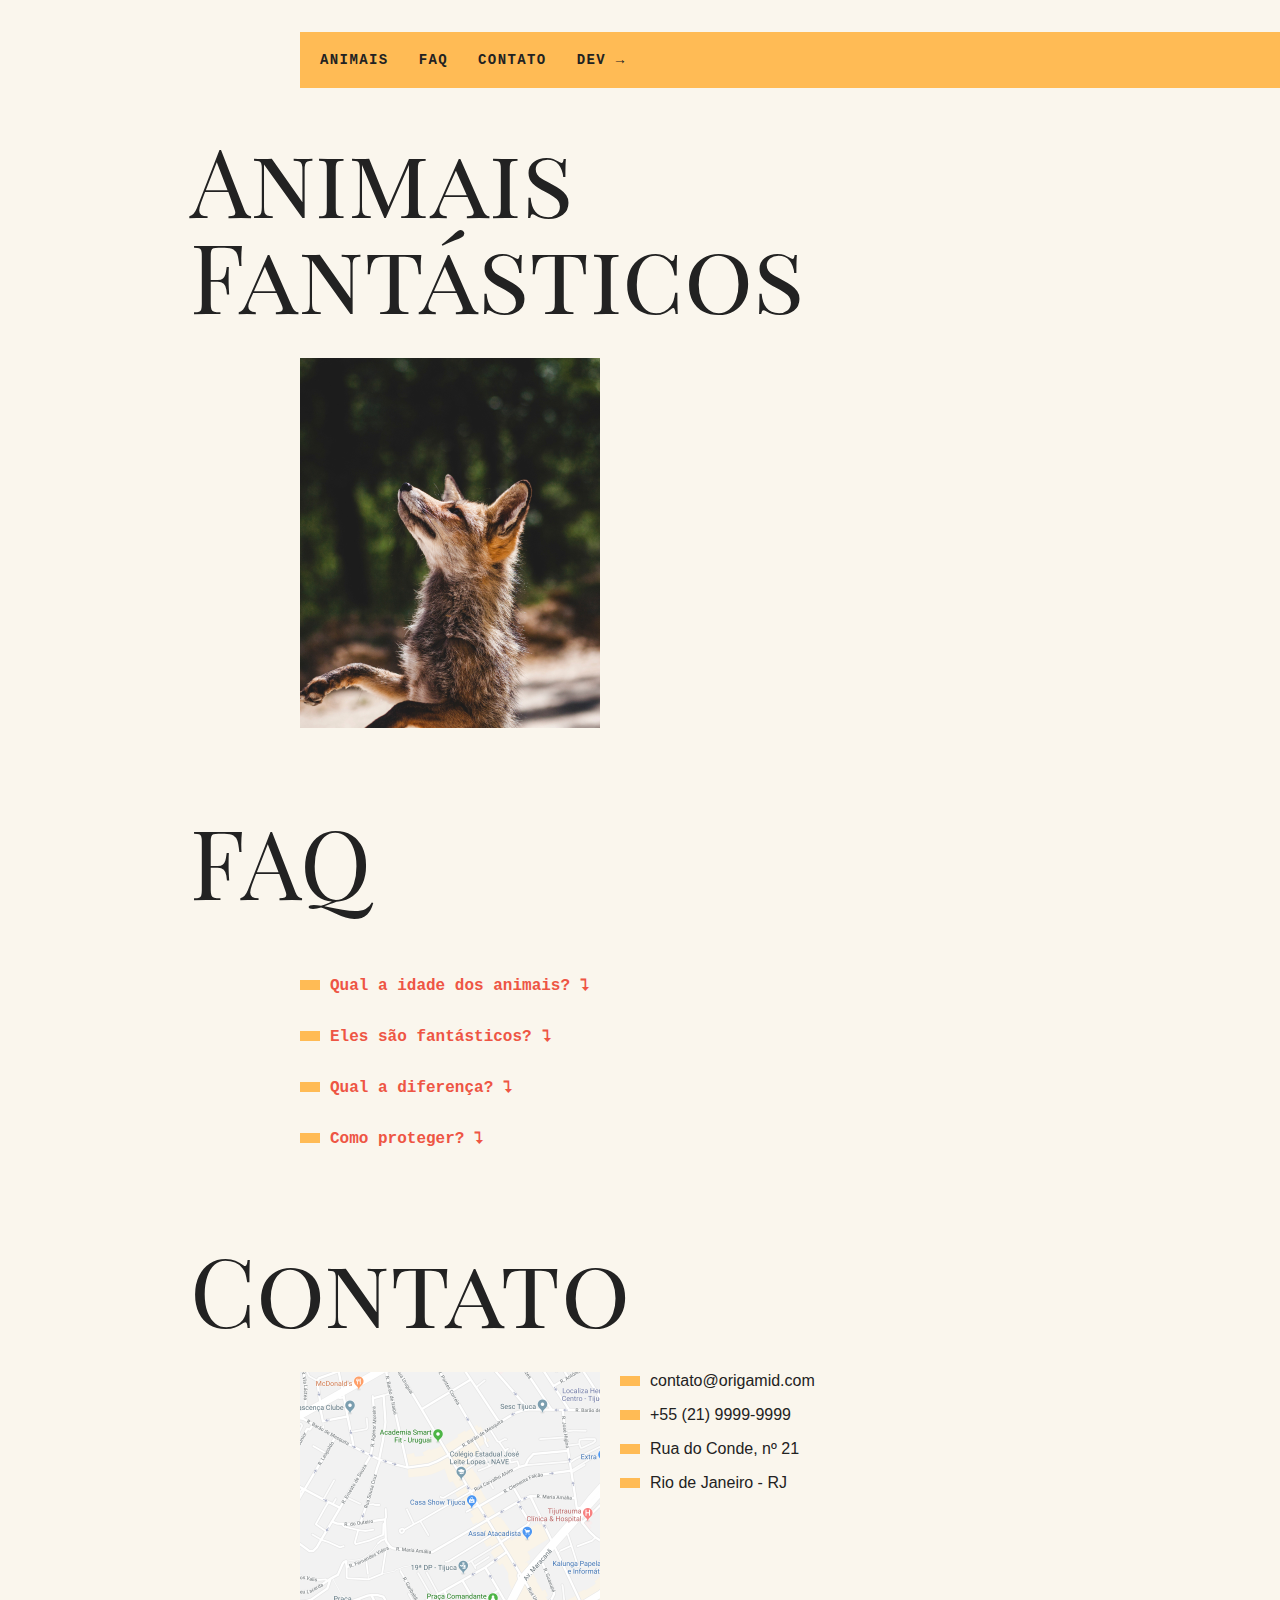
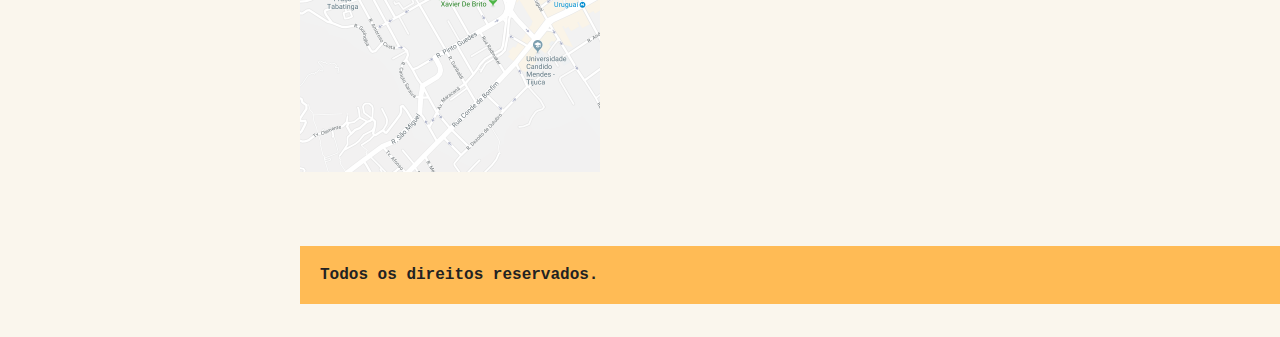
<file: animais fantasticos/index.html>
<!DOCTYPE html>
<html>

<head>
  <script>document.documentElement.className += ' js'</script>
  <meta charset="utf-8" />
  <meta http-equiv="X-UA-Compatible" content="IE=edge">
  <title>Animais Fantásticos</title>
  <meta name="viewport" content="width=device-width, initial-scale=1">
  <link href="https://fonts.googleapis.com/css?family=Playfair+Display+SC" rel="stylesheet">
  <link rel="stylesheet" type="text/css" href="css/style.css" />
</head>

<body>
  <nav class="menu js-menu">
    <ul>
      <li><a href="#animais">Animais</a></li>
      <li><a href="#faq">Faq</a></li>
      <li><a href="#contato">Contato</a></li>
      <li><a href="https://www.origamid.com/">Dev →</a></li>
    </ul>
  </nav>
  <section class="grid-section animais" id="animais">
    <h1 class="titulo">Animais Fantásticos</h1>
    <ul class="animais-lista js-tabmenu">
      <li>
        <img src="img/imagem1.jpg" alt="imagem1">
      </li>
      <li>
        <img src="img/imagem2.jpg">
      </li>
      <li>
        <img src="img/imagem3.jpg">
      </li>
      <li>
        <img src="img/imagem4.jpg">
      </li>
      <li>
        <img src="img/imagem5.jpg">
      </li>
      <li>
        <img src="img/imagem6.jpg">
      </li>
    </ul>
    <div class="animais-descricao js-content">
      <section>
        <h2>Raposa</h2>
        <p>As raposas são animais mamíferos e onívoros pertencentes à família Canidae. São vulpídeos de porte médio,
          caracterizados
          por um focinho comprido e uma cauda longa e peluda.</p>
        <p>De cerca de 40 espécies reconhecidas como raposas, somente 12 pertencem ao gênero Vulpes das "raposas
          verdadeiras", do
          qual a raposa vermelha é a mais comum.</p>
        <p>Também apresentam como particularidade suas pupilas ovais, semelhantes às pupilas verticais dos felídeos.</p>
      </section>

      <section>
        <h2>Esquilo</h2>
        <p>As raposas são animais mamíferos e onívoros pertencentes à família Canidae. São vulpídeos de porte médio,
          caracterizados
          por um focinho comprido e uma cauda longa e peluda.</p>
        <p>Também apresentam como particularidade suas pupilas ovais, semelhantes às pupilas verticais dos felídeos.</p>
        <p>De cerca de 40 espécies reconhecidas como raposas, somente 12 pertencem ao gênero Vulpes das "raposas
          verdadeiras", do
          qual a raposa vermelha é a mais comum.</p>
      </section>

      <section>
        <h2>Urso</h2>
        <p>As raposas são animais mamíferos e onívoros pertencentes à família Canidae. São vulpídeos de porte médio,
          caracterizados
          por um focinho comprido e uma cauda longa e peluda.</p>
        <p>Também apresentam como particularidade suas pupilas ovais, semelhantes às pupilas verticais dos felídeos.</p>
      </section>
      <section>
        <h2>Lobo</h2>
        <p>Também apresentam como particularidade suas pupilas ovais, semelhantes às pupilas verticais dos felídeos.</p>
        <p>De cerca de 40 espécies reconhecidas como raposas, somente 12 pertencem ao gênero Vulpes das "raposas
          verdadeiras", do
          qual a raposa vermelha é a mais comum.</p>
        <p>Também apresentam como particularidade suas pupilas ovais, semelhantes às pupilas verticais dos felídeos.</p>
      </section>
      <section>
        <h2>Macaco</h2>
        <p>As raposas são animais mamíferos e onívoros pertencentes à família Canidae. São vulpídeos e peluda.</p>
        <p>Também apresentam como particularidade suas pupilas ovais, semelhantes às pupilas verticais dos felídeos.</p>
        <p>De cerca de 40 espécies reconhecidas como raposas, somente 12 pertencem ao gênero Vulpes das "raposas
          verdadeiras", do
          qual a raposa vermelha é a mais comum.</p>
        <p>Também apresentam como particularidade suas pupilas ovais, semelhantes às pupilas verticais dos felídeos.</p>
      </section>
      <section>
        <h2>Leão</h2>

        <p>Também apresentam como particularidade suas pupilas ovais, semelhantes às pupilas verticais dos felídeos.</p>
        <p>De cerca de 40 espécies reconhecidas como raposas, somente 12 pertencem ao gênero Vulpes das "raposas
          verdadeiras", do
          qual a raposa vermelha é a mais comum.</p>

      </section>
    </div>
  </section>

  <section class="grid-section faq" id="faq">
    <h1 class="titulo">FAQ</h1>
    <dl class="faq-lista js-accordion">
      <dt>Qual a idade dos animais?</dt>
      <dd>As raposas são animais mamíferos e onívoros pertencentes à família Canidae. São vulpídeos de porte médio,
        caracterizados por um focinho comprido e uma cauda longa e peluda.</dd>
      <dt>Eles são fantásticos?</dt>
      <dd>Também apresentam como particularidade suas pupilas ovais, semelhantes às pupilas verticais dos felídeos.</dd>
      <dt>Qual a diferença?</dt>
      <dd>As raposas são animais mamíferos e onívoros pertencentes à família Canidae. São vulpídeos de porte médio,
        caracterizados por um focinho comprido e uma cauda longa e peluda.</dd>
      <dt>Como proteger?</dt>
      <dd>Também apresentam como particularidade suas pupilas ovais, semelhantes às pupilas verticais dos felídeos.</dd>
    </dl>
  </section>

  <section class="grid-section contato" id="contato">
    <h1 class="titulo">Contato</h1>
    <div class="mapa">
      <img src="img/mapa.png">
    </div>
    <ul class="dados">
      <li>contato@origamid.com</li>
      <li>+55 (21) 9999-9999</li>
      <li>Rua do Conde, nº 21</li>
      <li>Rio de Janeiro - RJ</li>
    </ul>
  </section>

  <footer class="copy">
    <p>Todos os direitos reservados.</p>
  </footer>

  <!-- <script src="script.js"></script>   -->
  <!-- <script src="claaseatributos.js"></script>   -->
  <!-- <script src="eventos.js"></script>   -->
  <!-- <script src="constructor-function.js"></script> -->
  <!-- <script src="main.js"></script> -->
  <!-- <script src="main copy.js"></script> -->
  <!-- <script src="prototype.js"></script> -->
  <!-- <script src="match.js"></script> -->
  <!-- <script src="array.js"></script> -->
  <script src="dimensoes-distancias.js"></script>
  <!-- <script src="foreach.js"></script> -->
</body>

</html>
</file>
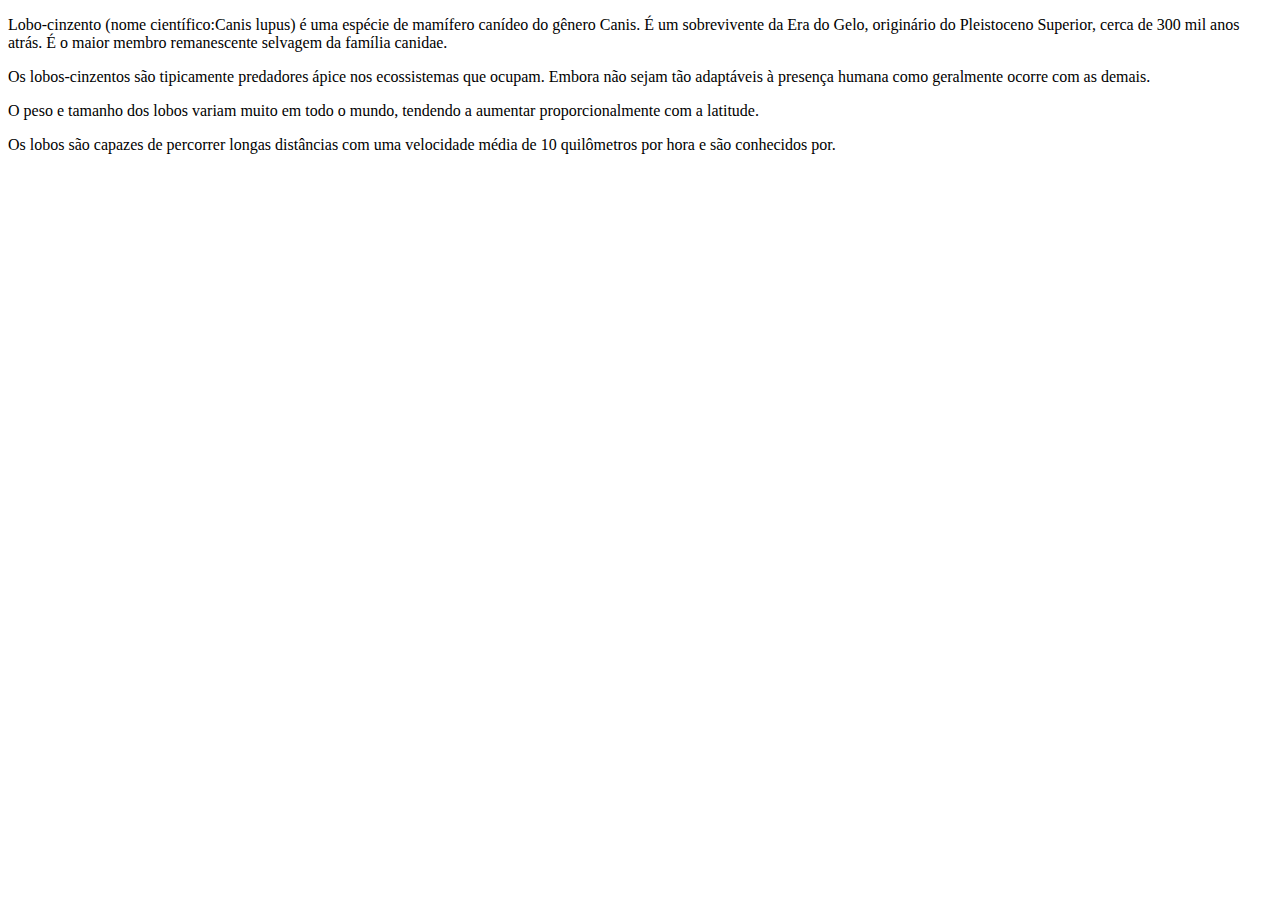
<file: funcoes/index.html>
<!DOCTYPE html>
<html lang="en">

<head>
  <meta charset="UTF-8">
  <meta http-equiv="X-UA-Compatible" content="IE=edge">
  <meta name="viewport" content="width=device-width, initial-scale=1.0">
  <title>Document</title>
  <style>
    .btn {
      height: 150px;
      width: 150px;
      background: tomato;
      display: grid;
      justify-content: center;
      align-content: center;
    }
  </style>
</head>

<body>
  <section>
    <p>Lobo-cinzento (nome científico:Canis lupus) é uma espécie de mamífero canídeo do gênero Canis. É um sobrevivente
      da Era do Gelo, originário do Pleistoceno Superior, cerca de 300 mil anos atrás. É o maior membro remanescente
      selvagem da família canidae.</p>
    <p>Os lobos-cinzentos são tipicamente predadores ápice nos ecossistemas que ocupam. Embora não sejam tão adaptáveis
      à presença humana como geralmente ocorre com as demais.</p>
    <p>O peso e tamanho dos lobos variam muito em todo o mundo, tendendo a aumentar proporcionalmente com a latitude.
    </p>
    <p>Os lobos são capazes de percorrer longas distâncias com uma velocidade média de 10 quilômetros por hora e são
      conhecidos por.</p>
  </section>


</body>
<!-- <script src="funcoes.js"></script> -->
<script src="exe001.js"></script>

</html>
</file>
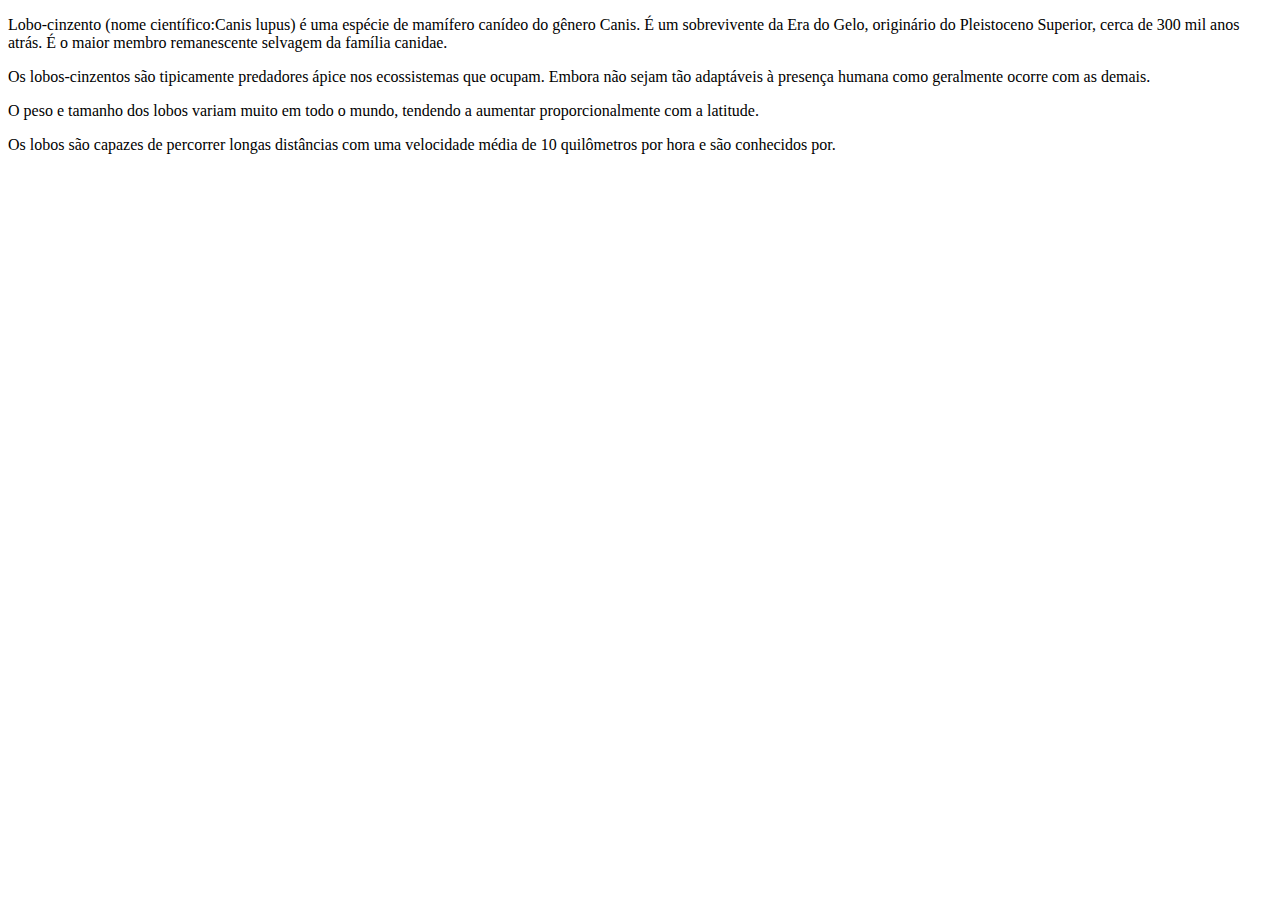
<file: objetos/index.html>
<!DOCTYPE html>
<html lang="en">

<head>
  <meta charset="UTF-8">
  <meta http-equiv="X-UA-Compatible" content="IE=edge">
  <meta name="viewport" content="width=device-width, initial-scale=1.0">
  <title>Document</title>
</head>

<body>
  <section>
    <p>Lobo-cinzento (nome científico:Canis lupus) é uma espécie de mamífero canídeo do gênero Canis. É um sobrevivente
      da Era do Gelo, originário do Pleistoceno Superior, cerca de 300 mil anos atrás. É o maior membro remanescente
      selvagem da família canidae.</p>
    <p>Os lobos-cinzentos são tipicamente predadores ápice nos ecossistemas que ocupam. Embora não sejam tão adaptáveis
      à presença humana como geralmente ocorre com as demais.</p>
    <p>O peso e tamanho dos lobos variam muito em todo o mundo, tendendo a aumentar proporcionalmente com a latitude.
    </p>
    <p>Os lobos são capazes de percorrer longas distâncias com uma velocidade média de 10 quilômetros por hora e são
      conhecidos por.</p>
  </section>
</body>
<!-- <script src="objetos.js"></script> -->
<script src="exe001.js"></script>

</html>
</file>
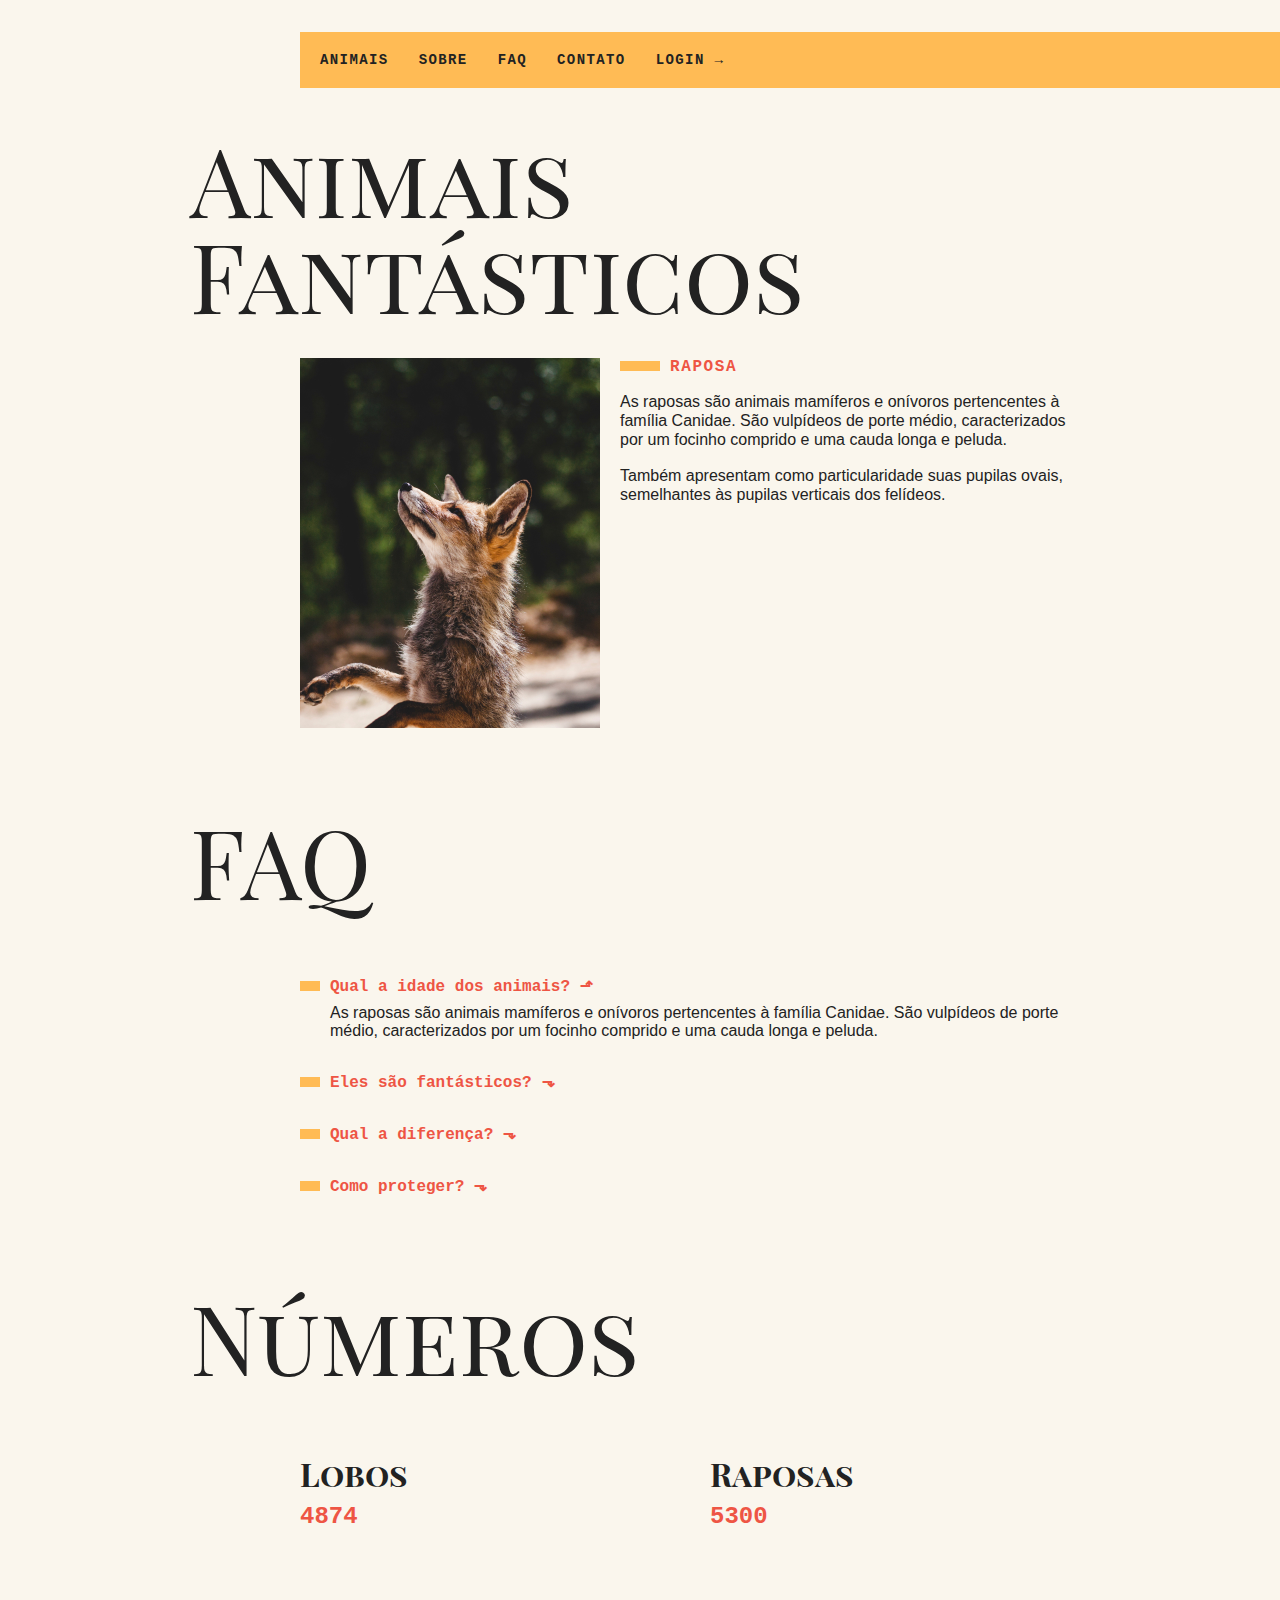
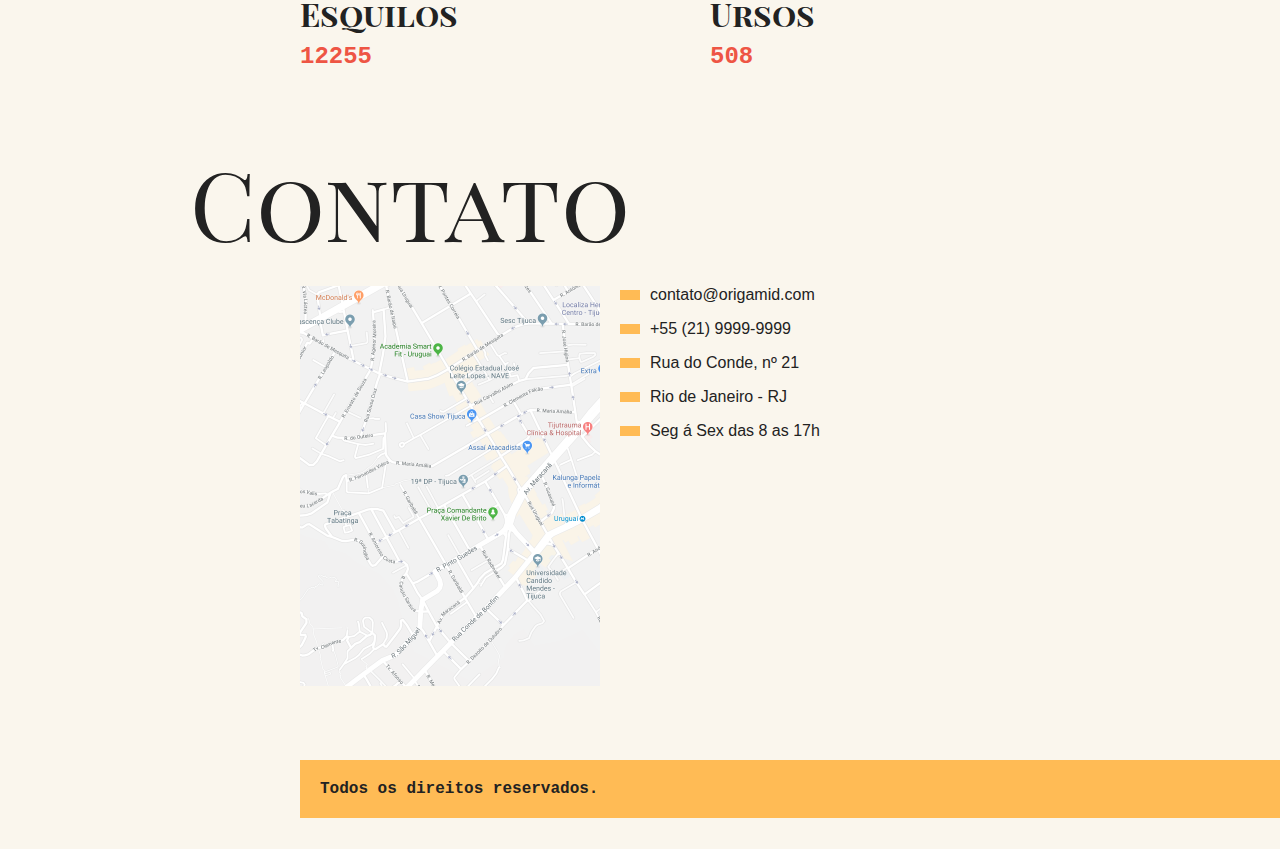
<file: site-animais-fantasticos/index.html>
<!DOCTYPE html>
<html>

<head>
  <meta charset="utf-8" />
  <meta http-equiv="X-UA-Compatible" content="IE=edge">
  <title>Animais Fantásticos</title>
  <meta name="viewport" content="width=device-width, initial-scale=1">
  <link href="https://fonts.googleapis.com/css?family=Playfair+Display+SC" rel="stylesheet">
  <script>document.documentElement.className += ' js';</script>
  <link rel="stylesheet" type="text/css" href="css/style.css" />
</head>

<body>
  <div class="grid-container">
    <nav class="menu" data-menu="suave">
      <button data-menu="button" aria-expanded="false" arial-controls="menu">menu</button>
      <ul data-menu="list" id="menu">
        <li><a href="#animais">Animais</a></li>
        <li data-dropdown ><a href="sobre.html">Sobre</a>
        <ul class="dropdown-menu">
          <li><a href="empresa.html">A Empresa</a></li>
          <li><a href="equipe.html">Equipe</a></li>
          <li><a href="socios.html">Sócios</a></li>
          <li><a href="investidores.html">Investidores</a></li>
        </ul>
        </li>

        <li><a href="#faq">Faq</a></li>
        <li><a href="#contato">Contato</a></li>
        <li><a data-modal="abrir" href="login.html">Login →</a></li>
      </ul>
    </nav>
    <section class="grid-section animais" data-anime="scroll" id="animais">
      <h1 class="titulo">Animais Fantásticos</h1>
      <ul class="animais-lista" data-tab="menu">
        <li>
          <img src="img/imagem1.jpg">
        </li>
        <li>
          <img src="img/imagem2.jpg">
        </li>
        <li>
          <img src="img/imagem3.jpg">
        </li>
        <li>
          <img src="img/imagem4.jpg">
        </li>
        <li>
          <img src="img/imagem5.jpg">
        </li>
        <li>
          <img src="img/imagem6.jpg">
        </li>
      </ul>
      <div class="animais-descricao" data-tab="content">
        <section data-anime="show-right">
          <h2>Raposa</h2>
          <p>As raposas são animais mamíferos e onívoros pertencentes à família Canidae. São vulpídeos de porte médio,
            caracterizados
            por um focinho comprido e uma cauda longa e peluda.</p>
          <p>Também apresentam como particularidade suas pupilas ovais, semelhantes às pupilas verticais dos felídeos.
          </p>
        </section>

        <section data-anime="show-right">
          <h2>Esquilo</h2>
          <p>As raposas são animais mamíferos e onívoros pertencentes à família Canidae. São vulpídeos de porte médio,
            caracterizados
            por um focinho comprido e uma cauda longa e peluda.</p>
          <p>Também apresentam como particularidade suas pupilas ovais, semelhantes às pupilas verticais dos felídeos.
          </p>
          <p>De cerca de 40 espécies reconhecidas como raposas, somente 12 pertencem ao gênero Vulpes das "raposas
            verdadeiras", do
            qual a raposa vermelha é a mais comum.</p>
          <p>Também apresentam como particularidade suas pupilas ovais, semelhantes às pupilas verticais dos felídeos.
          </p>
          <p>De cerca de 40 espécies reconhecidas como raposas, somente 12 pertencem ao gênero Vulpes das "raposas
            verdadeiras", do
            qual a raposa vermelha é a mais comum.</p>
          <p>Também apresentam como particularidade suas pupilas ovais, semelhantes às pupilas verticais dos felídeos.
          </p>
        </section>
        <section data-anime="show-down">
          <h2>Urso</h2>
          <p>As raposas são animais mamíferos e onívoros pertencentes à família Canidae. São vulpídeos de porte médio,
            caracterizados
            por um focinho comprido e uma cauda longa e peluda.</p>
          <p>Também apresentam como particularidade suas pupilas ovais, semelhantes às pupilas verticais dos felídeos.
          </p>
          <p>De cerca de 40 espécies reconhecidas como raposas, somente 12 pertencem ao gênero Vulpes das "raposas
            verdadeiras", do
            qual a raposa vermelha é a mais comum.</p>
          <p>Também apresentam como particularidade suas pupilas ovais, semelhantes às pupilas verticais dos felídeos.
          </p>
        </section>
        <section data-anime="show-down">
          <h2>Lobo</h2>
          <p>As raposas são animais mamíferos e onívoros pertencentes à família Canidae. São vulpídeos de porte médio,
            caracterizados
            por um focinho comprido e uma cauda longa e peluda.</p>
          <p>Também apresentam como particularidade suas pupilas ovais, semelhantes às pupilas verticais dos felídeos.
          </p>
          <p>De cerca de 40 espécies reconhecidas como raposas, somente 12 pertencem ao gênero Vulpes das "raposas
            verdadeiras", do
            qual a raposa vermelha é a mais comum.</p>
          <p>Também apresentam como particularidade suas pupilas ovais, semelhantes às pupilas verticais dos felídeos.
          </p>
        </section>
        <section data-anime="show-right">
          <h2>Macaco</h2>
          <p>As raposas são animais mamíferos e onívoros pertencentes à família Canidae. São vulpídeos de porte médio,
            caracterizados
            por um focinho comprido e uma cauda longa e peluda.</p>
          <p>Também apresentam como particularidade suas pupilas ovais, semelhantes às pupilas verticais dos felídeos.
          </p>
          <p>De cerca de 40 espécies reconhecidas como raposas, somente 12 pertencem ao gênero Vulpes das "raposas
            verdadeiras", do
            qual a raposa vermelha é a mais comum.</p>
          <p>Também apresentam como particularidade suas pupilas ovais, semelhantes às pupilas verticais dos felídeos.
          </p>
        </section>
        <section data-anime="show-right">
          <h2>Leão</h2>
          <p>As raposas são animais mamíferos e onívoros pertencentes à família Canidae. São vulpídeos de porte médio,
            caracterizados
            por um focinho comprido e uma cauda longa e peluda.</p>
          <p>Também apresentam como particularidade suas pupilas ovais, semelhantes às pupilas verticais dos felídeos.
          </p>
          <p>De cerca de 40 espécies reconhecidas como raposas, somente 12 pertencem ao gênero Vulpes das "raposas
            verdadeiras", do
            qual a raposa vermelha é a mais comum.</p>
          <p>Também apresentam como particularidade suas pupilas ovais, semelhantes às pupilas verticais dos felídeos.
          </p>
        </section>
      </div>
    </section>

    <section class="grid-section faq" data-anime="scroll" id="faq">
      <h1 class="titulo">FAQ</h1>
      <dl class="faq-lista" data-anime="accordion">
        <dt>Qual a idade dos animais?</dt>
        <dd>As raposas são animais mamíferos e onívoros pertencentes à família Canidae. São vulpídeos de porte médio,
          caracterizados por um focinho comprido e uma cauda longa e peluda.</dd>
        <dt>Eles são fantásticos?</dt>
        <dd>Também apresentam como particularidade suas pupilas ovais, semelhantes às pupilas verticais dos felídeos.
        </dd>
        <dt>Qual a diferença?</dt>
        <dd>As raposas são animais mamíferos e onívoros pertencentes à família Canidae. São vulpídeos de porte médio,
          caracterizados por um focinho comprido e uma cauda longa e peluda.</dd>
        <dt>Como proteger?</dt>
        <dd>Também apresentam como particularidade suas pupilas ovais, semelhantes às pupilas verticais dos felídeos.
        </dd>
      </dl>
    </section>

    <section class="grid-section numeros" data-anime="scroll">
      <h1 class="titulo">Números</h1>
      <div class="numeros-grid">
        <div class="numero-animal">
          <h3>Lobos</h3>
          <span data-numero="numero">4874</span>
        </div>
        <div class="numero-animal">
          <h3>Raposas</h3>
          <span data-numero="numero">5300</span>
        </div>
        <div class="numero-animal">
          <h3>Esquilos</h3>
          <span data-numero="numero">12255</span>
        </div>
        <div class="numero-animal">
          <h3>Ursos</h3>
          <span data-numero="numero">508</span>
        </div>
      </div>

    </section>

    <section class="grid-section contato" data-anime="scroll" id="contato">
      <h1 class="titulo">Contato</h1>
      <div class="mapa" data-tooltip aria-label="Endereço proximo ao estacionamento.">
        <img src="img/mapa.png">
      </div>
      <ul class="dados">
        <li>contato@origamid.com</li>
        <li>+55 (21) 9999-9999</li>
        <li>Rua do Conde, nº 21</li>
        <li>Rio de Janeiro - RJ</li>
        <li data-semana="1,2,3,4,5" data-horario="8,18">Seg á Sex das 8 as 17h</li>
      </ul>
    </section>

    <footer class="copy">
      <p>Todos os direitos reservados.</p>
    </footer>
  </div>

  <!-- Modal o ideal é colocar no inicio ou final -->
  <section class="modal-container" data-modal="container">
    <div class="modal">
      <button class="fechar" data-modal="fechar">X</button>
      <form action="#" method="post">
        <label for="email">Email</label>
        <input type="text" form="email" id="email">

        <label for="senha">Senha</label>
        <input type="password" form="senha" id="senha">
        <button type="submit">Login</button>
      </form>

    </div>

  </section>

  <script type="module" src="js/script.js"></script>
</body>

</html>
</file>
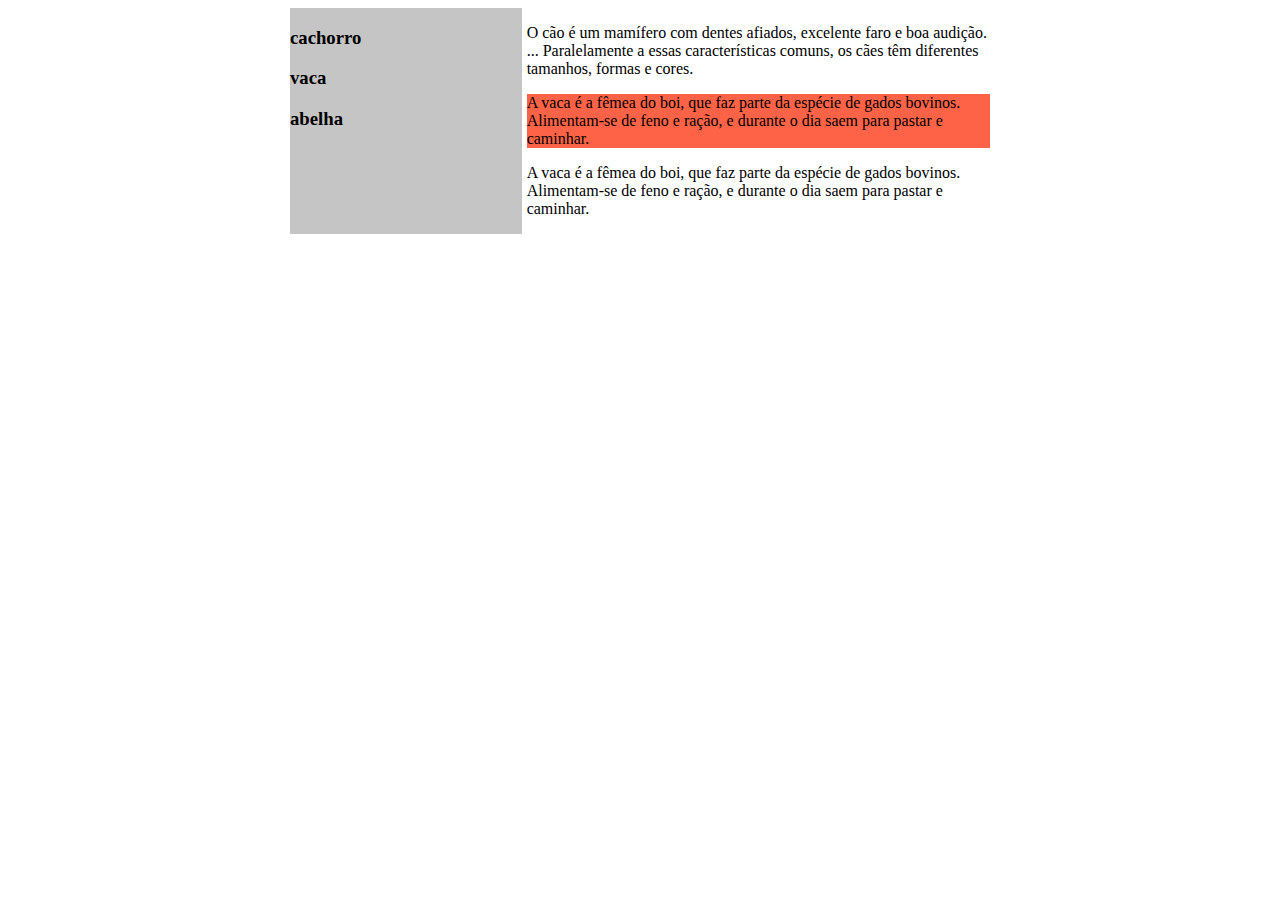
<file: ternario/index.html>
<!DOCTYPE html>
<html lang="en">
<head>
  <meta charset="UTF-8">
  <meta http-equiv="X-UA-Compatible" content="IE=edge">
  <meta name="viewport" content="width=device-width, initial-scale=1.0">
  <link rel="stylesheet" href="style.css">
  <title>Arrays e loops</title>
</head>
<body>
  <section class="content">
    <div class="animalbtn">
      <h3 class="cachorro">cachorro</h3>
      <h3 class="vaca">vaca</h3>
      <h3 class="abelha">abelha</h3>
    </div>

    <div class="">
      <p class="animaldesc">O cão é um mamífero com dentes afiados, excelente faro e boa audição. ... Paralelamente a essas características comuns, os cães têm diferentes tamanhos, formas e cores.</p>
  
      <p class="animaldesc ativo">A vaca é a fêmea do boi, que faz parte da espécie de gados bovinos. Alimentam-se de feno e ração, e durante o dia saem para pastar e caminhar.</p>
    
      <p class="animaldesc">A vaca é a fêmea do boi, que faz parte da espécie de gados bovinos. Alimentam-se de feno e ração, e durante o dia saem para pastar e caminhar.</p>

    </div>
  </section>
</body>
<!-- <script src="objetos.js"></script> -->
<script src="exe001.js"></script>
</html>
</file>
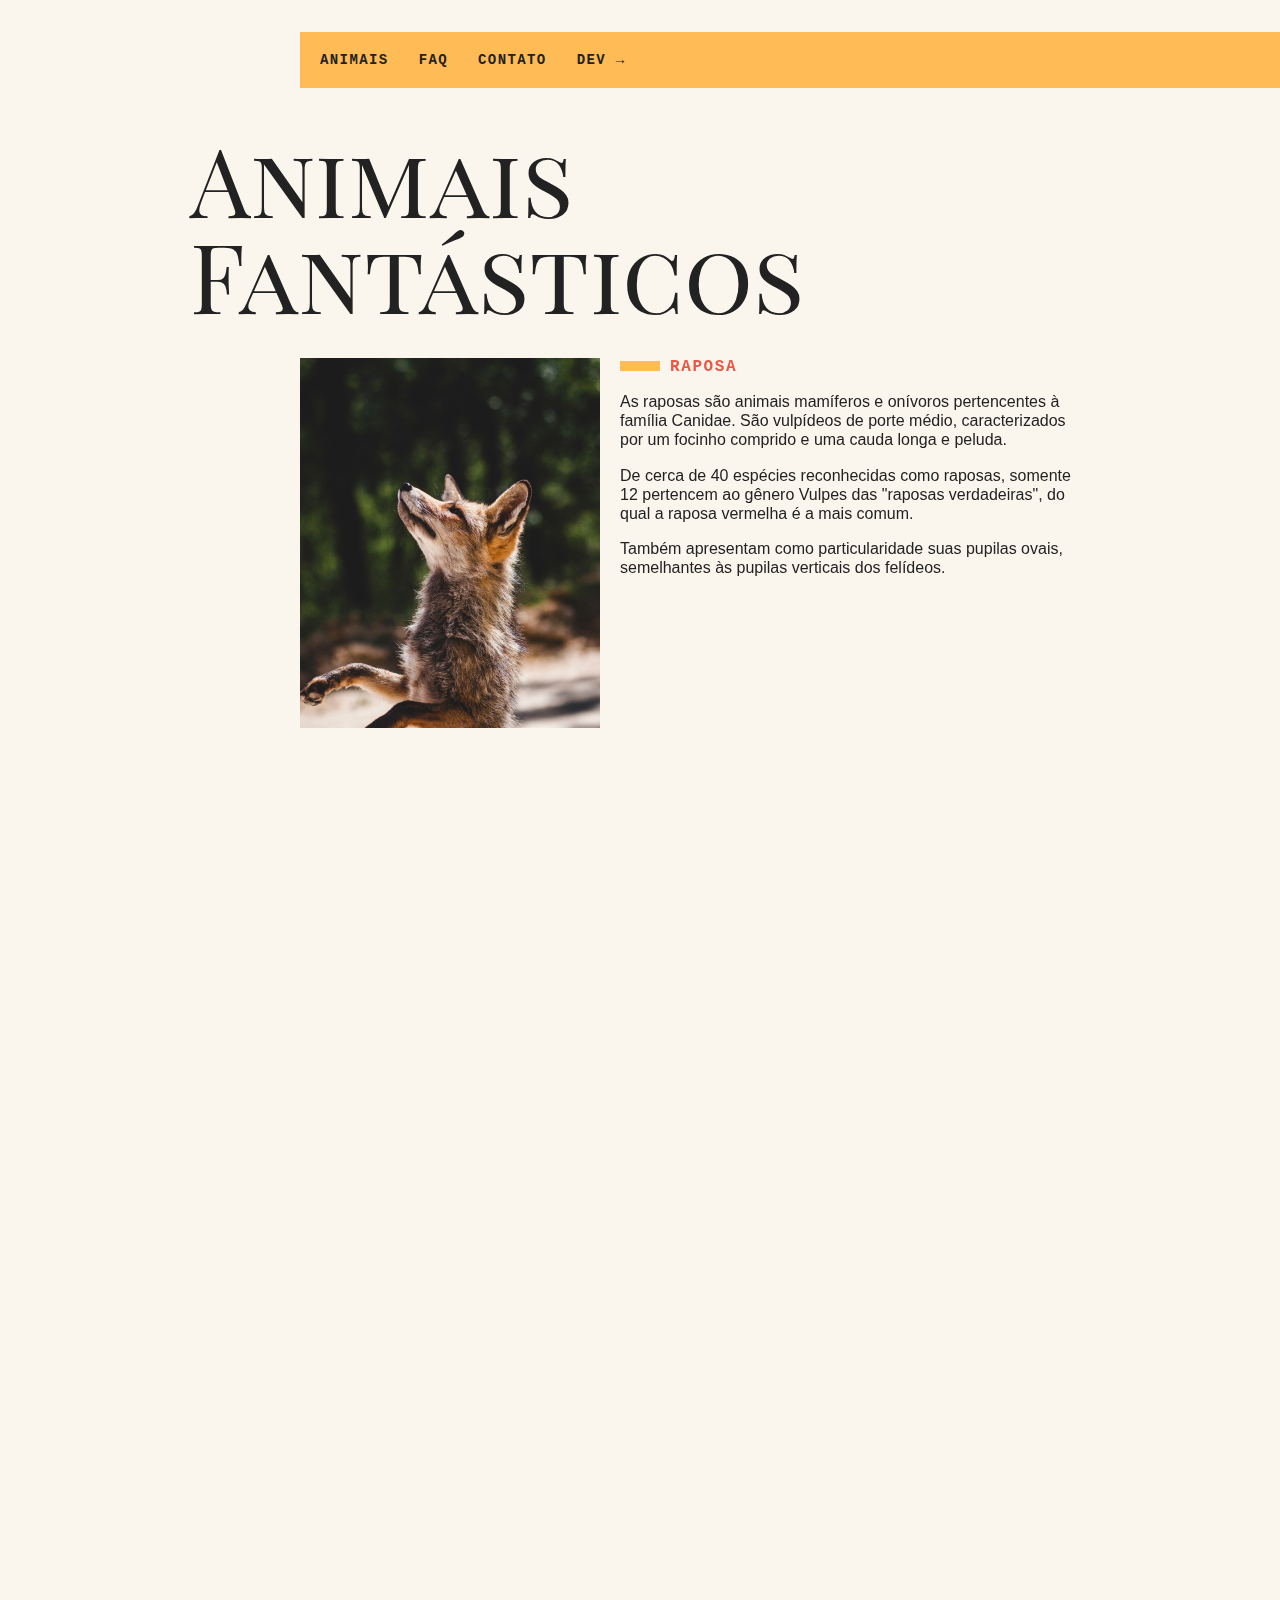
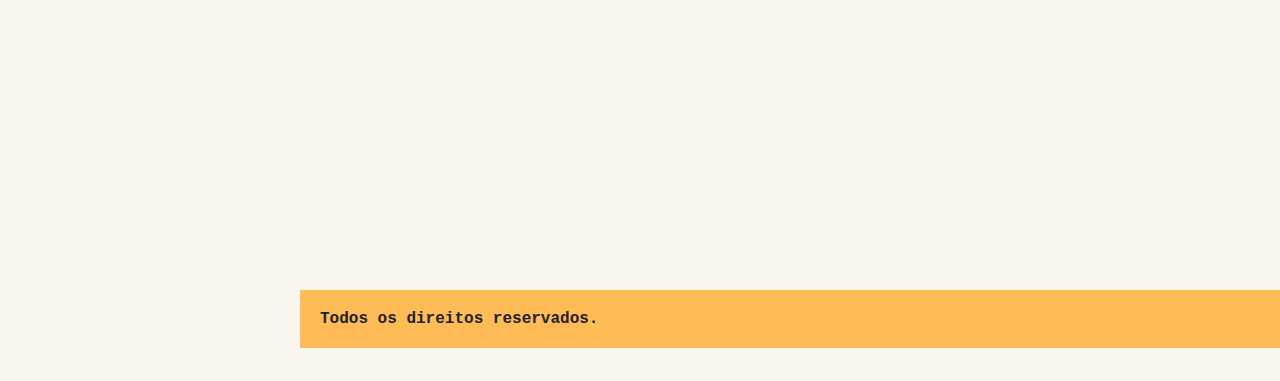
<file: efeitos-no-dom/animais fantasticos/index.html>
<!DOCTYPE html>
<html>

<head>
  <script>document.documentElement.className += ' js'</script>
  <meta charset="utf-8" />
  <meta http-equiv="X-UA-Compatible" content="IE=edge">
  <title>Animais Fantásticos</title>
  <meta name="viewport" content="width=device-width, initial-scale=1">
  <link href="https://fonts.googleapis.com/css?family=Playfair+Display+SC" rel="stylesheet">
  <link rel="stylesheet" type="text/css" href="css/style.css" />
</head>

<body>
  <nav class="menu" data-menu="suave">
    <ul>
      <li><a href="#animais">Animais</a></li>
      <li><a href="#faq">Faq</a></li>
      <li><a href="#contato">Contato</a></li>
      <li><a href="https://www.origamid.com/">Dev →</a></li>
    </ul>
  </nav>
  <section class="grid-section animais" id="animais" data-anime="scroll">
    <h1 class="titulo">Animais Fantásticos</h1>
    <ul class="animais-lista" data-tab="menu">
      <li>
        <img src="img/imagem1.jpg" alt="imagem1">
      </li>
      <li>
        <img src="img/imagem2.jpg">
      </li>
      <li>
        <img src="img/imagem3.jpg">
      </li>
      <li>
        <img src="img/imagem4.jpg">
      </li>
      <li>
        <img src="img/imagem5.jpg">
      </li>
      <li>
        <img src="img/imagem6.jpg">
      </li>
    </ul>
    <div class="animais-descricao" data-tab="content" data-anime="scroll">
      <section data-anime="show-right">
        <h2>Raposa</h2>
        <p>As raposas são animais mamíferos e onívoros pertencentes à família Canidae. São vulpídeos de porte médio,
          caracterizados
          por um focinho comprido e uma cauda longa e peluda.</p>
        <p>De cerca de 40 espécies reconhecidas como raposas, somente 12 pertencem ao gênero Vulpes das "raposas
          verdadeiras", do
          qual a raposa vermelha é a mais comum.</p>
        <p>Também apresentam como particularidade suas pupilas ovais, semelhantes às pupilas verticais dos felídeos.</p>
      </section>

      <section data-anime="show-right">
        <h2>Esquilo</h2>
        <p>As raposas são animais mamíferos e onívoros pertencentes à família Canidae. São vulpídeos de porte médio,
          caracterizados
          por um focinho comprido e uma cauda longa e peluda.</p>
        <p>Também apresentam como particularidade suas pupilas ovais, semelhantes às pupilas verticais dos felídeos.</p>
        <p>De cerca de 40 espécies reconhecidas como raposas, somente 12 pertencem ao gênero Vulpes das "raposas
          verdadeiras", do
          qual a raposa vermelha é a mais comum.</p>
      </section>

      <section data-anime="show-donw">
        <h2>Urso</h2>
        <p>As raposas são animais mamíferos e onívoros pertencentes à família Canidae. São vulpídeos de porte médio,
          caracterizados
          por um focinho comprido e uma cauda longa e peluda.</p>
        <p>Também apresentam como particularidade suas pupilas ovais, semelhantes às pupilas verticais dos felídeos.</p>
      </section>
      <section data-anime="show-donw">
        <h2>Lobo</h2>
        <p>Também apresentam como particularidade suas pupilas ovais, semelhantes às pupilas verticais dos felídeos.</p>
        <p>De cerca de 40 espécies reconhecidas como raposas, somente 12 pertencem ao gênero Vulpes das "raposas
          verdadeiras", do
          qual a raposa vermelha é a mais comum.</p>
        <p>Também apresentam como particularidade suas pupilas ovais, semelhantes às pupilas verticais dos felídeos.</p>
      </section>
      <section data-anime="show-donw">
        <h2>Macaco</h2>
        <p>As raposas são animais mamíferos e onívoros pertencentes à família Canidae. São vulpídeos e peluda.</p>
        <p>Também apresentam como particularidade suas pupilas ovais, semelhantes às pupilas verticais dos felídeos.</p>
        <p>De cerca de 40 espécies reconhecidas como raposas, somente 12 pertencem ao gênero Vulpes das "raposas
          verdadeiras", do
          qual a raposa vermelha é a mais comum.</p>
        <p>Também apresentam como particularidade suas pupilas ovais, semelhantes às pupilas verticais dos felídeos.</p>
      </section>
      <section data-anime="show-right">
        <h2>Leão</h2>

        <p>Também apresentam como particularidade suas pupilas ovais, semelhantes às pupilas verticais dos felídeos.</p>
        <p>De cerca de 40 espécies reconhecidas como raposas, somente 12 pertencem ao gênero Vulpes das "raposas
          verdadeiras", do
          qual a raposa vermelha é a mais comum.</p>

      </section>
    </div>
  </section>

  <section class="grid-section faq" id="faq" data-anime="scroll">
    <h1 class="titulo">FAQ</h1>
    <dl class="faq-lista" data-anime="accordion">
      <dt>Qual a idade dos animais?</dt>
      <dd>As raposas são animais mamíferos e onívoros pertencentes à família Canidae. São vulpídeos de porte médio,
        caracterizados por um focinho comprido e uma cauda longa e peluda.</dd>
      <dt>Eles são fantásticos?</dt>
      <dd>Também apresentam como particularidade suas pupilas ovais, semelhantes às pupilas verticais dos felídeos.</dd>
      <dt>Qual a diferença?</dt>
      <dd>As raposas são animais mamíferos e onívoros pertencentes à família Canidae. São vulpídeos de porte médio,
        caracterizados por um focinho comprido e uma cauda longa e peluda.</dd>
      <dt>Como proteger?</dt>
      <dd>Também apresentam como particularidade suas pupilas ovais, semelhantes às pupilas verticais dos felídeos.</dd>
    </dl>
  </section>

  <section class="grid-section contato" id="contato" data-anime="scroll">
    <h1 class="titulo">Contato</h1>
    <div class="mapa">
      <img src="img/mapa.png">
    </div>
    <ul class="dados">
      <li>contato@origamid.com</li>
      <li>+55 (21) 9999-9999</li>
      <li>Rua do Conde, nº 21</li>
      <li>Rio de Janeiro - RJ</li>
    </ul>
  </section>

  <footer class="copy">
    <p>Todos os direitos reservados.</p>
  </footer>

  <script src="animacoes.js.js"></script>  
  <script src="script.js"></script>  

</body>

</html>
</file>
<file: animais fantasticos/css/style.css>
body,
h1,
h2,
ul,
li,
p,
dd,
dt,
dl {
  margin: 0px;
  padding: 0px;
}

img {
  display: block;
  max-width: 100%;
}

ul {
  list-style: none;
}

body {
  background: #faf6ed;
  color: #222;
  -webkit-font-smoothing: antialiased;
  display: grid;
  grid-template-columns: 1fr 120px minmax(300px, 800px) 1fr;
}

.menu {
  grid-column: 3 / 5;
  margin-top: 2rem;
  margin-bottom: 2rem;
  background: #fb5;
}

.menu ul {
  display: flex;
  flex-wrap: wrap;
  padding: 10px;
}

.menu li a {
  display: block;
  padding: 10px;
  margin-right: 10px;
  color: #222;
  text-decoration: none;
  font-family: "IBM Plex Mono", monospace;
  font-weight: bold;
  text-transform: uppercase;
  font-size: 0.875rem;
  letter-spacing: 0.1em;
}

.grid-section {
  grid-column: 2 / 4;
  width: 100%;
  box-sizing: border-box;
  padding: 10px;
  display: grid;
  grid-template-columns: 90px 300px 1fr;
  grid-gap: 20px;
  margin-bottom: 4rem;
}

.titulo {
  font-family: "Playfair Display SC", georgia;
  font-size: 6rem;
  line-height: 1;
  font-weight: 400;
  margin-bottom: 1rem;
  grid-column: 1 / 4;
}

.animais h2 {
  font-family: "IBM Plex Mono", monospace;
  font-size: 1rem;
  text-transform: uppercase;
  letter-spacing: 0.1em;
  margin-bottom: 1rem;
  color: #e54;
}

.animais h2::before {
  content: "";
  display: inline-block;
  width: 40px;
  height: 10px;
  margin-right: 10px;
  background: #fb5;
}

.animais p {
  font-family: Helvetica, Arial;
  line-height: 1.2;
  margin-bottom: 1rem;
}

.animais-lista {
  height: 370px;
  overflow-y: scroll;
  grid-column: 2;
  cursor: pointer;
}
.animais-lista li{
  cursor: pointer;
}

.animais-lista::-webkit-scrollbar {
  width: 18px;
}

.animais-lista::-webkit-scrollbar-thumb {
  background: #fb5;
  border-left: 4px solid #faf6ed;
  border-right: 4px solid #faf6ed;
}

.animais-lista::-webkit-scrollbar-track {
  background: #faf6ed;
}

.animais-descricao {
  grid-column: 3;
}

.animais-descricao section {
  margin-bottom: 3rem;
}

.faq-lista {
  grid-column: 2 / 4;
}

.faq-lista dt {
  font-family: "IBM Plex Mono", monospace;
  font-weight: bold;
  margin-top: 2rem;
  margin-bottom: 0.5rem;
  color: #e54;
}

.faq-lista dt::before {
  content: "";
  display: inline-block;
  width: 20px;
  height: 10px;
  margin-right: 10px;
  background: #fb5;
}

.faq-lista dd {
  font-family: Helvetica, Arial;
  margin-bottom: 0.5rem;
  margin-left: 30px;
}

.mapa {
  grid-column: 2;
}

.dados {
  grid-column: 3;
}

.dados li {
  margin-bottom: 1rem;
  font-family: Helvetica, Arial;
}

.dados li::before {
  content: "";
  display: inline-block;
  width: 20px;
  height: 10px;
  margin-right: 10px;
  background: #fb5;
}

.copy {
  grid-column: 3/5;
  margin-bottom: 2rem;
  background: #fb5;
}

.copy p {
  padding: 20px;
  font-family: "IBM Plex Mono", monospace;
  font-weight: bold;
}

@media (max-width: 700px) {
  body {
    grid-template-columns: 1fr;
  }
  .menu,
  .grid-section,
  .copy {
    grid-column: 1;
  }
  .grid-section {
    grid-template-columns: 100px 1fr;
    grid-gap: 10px;
  }
  .animais-lista {
    grid-column: 1;
  }
  .faq-lista,
  .dados,
  .mapa {
    grid-column: 1 / 3;
  }
  .grid-section h1 {
    font-size: 3rem;
  }
  .menu {
    margin-top: 0px;
  }
  .copy {
    margin-bottom: 0px;
  }
}

/* Scripsts */
.js .js-content section {
  display: none;
}
.js .js-content section.ativo {
  display: block !important;
  animation: show .5s forwards;
}

/* animações */
@keyframes show {
  from {
    opacity: 0;
    transform: translate3d(-30px, 0px, 0);
  }
  to {
    opacity: 1;
    transform: translate3d(0, 0, 0);
  }
}

/* Accordion */
.js-accordion dt::after{
  content: '⮧';
  margin-left: 10px;
}
.js-accordion dt.ativo::after{
  content: '⮥';
}

.js .js-accordion dd{
  display: none;
}
.js .js-accordion dd.ativo{
  display: block;
  animation: slideDown .5s forwards;
}

@keyframes slideDown{
  from{
    opacity: 0;
    transform: translate3d(0, -px, 0);
  }to{
    opacity: 1;
    transform: translate3d(0, 0, 0);
  }
}
</file>
<file: site-animais-fantasticos/css/style.css>
@import 'geral.css';
@import 'modal.css';
@import 'tooltip.css';
@import 'dropdown-menu.css';
@import 'menu-mobile.css';
@import 'numeros.css';
</file>
<file: ternario/style.css>
.content{
  display: grid;
  grid-template-columns: 1fr 2fr;
  gap: 5px;
  max-width: 700px;
  margin: 0 auto;
}

.animalbtn{
  background: #c5c5c5;
}

.ativo{
  background: tomato;
}
</file>
<file: efeitos-no-dom/animais fantasticos/css/style.css>
body,
h1,
h2,
ul,
li,
p,
dd,
dt,
dl {
  margin: 0px;
  padding: 0px;
}

img {
  display: block;
  max-width: 100%;
}

ul {
  list-style: none;
}

body {
  background: #faf6ed;
  color: #222;
  -webkit-font-smoothing: antialiased;
  display: grid;
  grid-template-columns: 1fr 120px minmax(300px, 800px) 1fr;
}

.menu {
  grid-column: 3 / 5;
  margin-top: 2rem;
  margin-bottom: 2rem;
  background: #fb5;
}

.menu ul {
  display: flex;
  flex-wrap: wrap;
  padding: 10px;
}

.menu li a {
  display: block;
  padding: 10px;
  margin-right: 10px;
  color: #222;
  text-decoration: none;
  font-family: "IBM Plex Mono", monospace;
  font-weight: bold;
  text-transform: uppercase;
  font-size: 0.875rem;
  letter-spacing: 0.1em;
}

.grid-section {
  grid-column: 2 / 4;
  width: 100%;
  box-sizing: border-box;
  padding: 10px;
  display: grid;
  grid-template-columns: 90px 300px 1fr;
  grid-gap: 20px;
  margin-bottom: 4rem;
}

.titulo {
  font-family: "Playfair Display SC", georgia;
  font-size: 6rem;
  line-height: 1;
  font-weight: 400;
  margin-bottom: 1rem;
  grid-column: 1 / 4;
}

.animais h2 {
  font-family: "IBM Plex Mono", monospace;
  font-size: 1rem;
  text-transform: uppercase;
  letter-spacing: 0.1em;
  margin-bottom: 1rem;
  color: #e54;
}

.animais h2::before {
  content: "";
  display: inline-block;
  width: 40px;
  height: 10px;
  margin-right: 10px;
  background: #fb5;
}

.animais p {
  font-family: Helvetica, Arial;
  line-height: 1.2;
  margin-bottom: 1rem;
}

.animais-lista {
  height: 370px;
  overflow-y: scroll;
  grid-column: 2;
  cursor: pointer;
}
.animais-lista li{
  cursor: pointer;
}

.animais-lista::-webkit-scrollbar {
  width: 18px;
}

.animais-lista::-webkit-scrollbar-thumb {
  background: #fb5;
  border-left: 4px solid #faf6ed;
  border-right: 4px solid #faf6ed;
}

.animais-lista::-webkit-scrollbar-track {
  background: #faf6ed;
}

.animais-descricao {
  grid-column: 3;
}

.animais-descricao section {
  margin-bottom: 3rem;
}

.faq-lista {
  grid-column: 2 / 4;
}

.faq-lista dt {
  font-family: "IBM Plex Mono", monospace;
  font-weight: bold;
  margin-top: 2rem;
  margin-bottom: 0.5rem;
  color: #e54;
}

.faq-lista dt::before {
  content: "";
  display: inline-block;
  width: 20px;
  height: 10px;
  margin-right: 10px;
  background: #fb5;
}

.faq-lista dd {
  font-family: Helvetica, Arial;
  margin-bottom: 0.5rem;
  margin-left: 30px;
}

.mapa {
  grid-column: 2;
}

.dados {
  grid-column: 3;
}

.dados li {
  margin-bottom: 1rem;
  font-family: Helvetica, Arial;
}

.dados li::before {
  content: "";
  display: inline-block;
  width: 20px;
  height: 10px;
  margin-right: 10px;
  background: #fb5;
}

.copy {
  grid-column: 3/5;
  margin-bottom: 2rem;
  background: #fb5;
}

.copy p {
  padding: 20px;
  font-family: "IBM Plex Mono", monospace;
  font-weight: bold;
}

@media (max-width: 700px) {
  body {
    grid-template-columns: 1fr;
  }
  .menu,
  .grid-section,
  .copy {
    grid-column: 1;
  }
  .grid-section {
    grid-template-columns: 100px 1fr;
    grid-gap: 10px;
  }
  .animais-lista {
    grid-column: 1;
  }
  .faq-lista,
  .dados,
  .mapa {
    grid-column: 1 / 3;
  }
  .grid-section h1 {
    font-size: 3rem;
  }
  .menu {
    margin-top: 0px;
  }
  .copy {
    margin-bottom: 0px;
  }
}

/* Scripsts */
.js [data-tab="content"] section {
  display: none;
}
[data-tab="content"] section.ativo {
  display: block !important;
}
[data-tab="content"] section.ativo.show-right  {
  animation: show-right .5s forwards;
}
[data-tab="content"] section.ativo.show-donw  {
  animation: show-donw .5s forwards;
}
/* animações */
@keyframes show-right {
  from {
    opacity: 0;
    transform: translate3d(-30px, 0px, 0);
  }
  to {
    opacity: 1;
    transform: translate3d(0, 0, 0);
  }
}
@keyframes show-donw {
  from {
    opacity: 0;
    transform: translate3d(0, -30px, 0);
  }
  to {
    opacity: 1;
    transform: translate3d(0, 0, 0);
  }
}

/* Accordion */
[data-anime="accordion"] dt::after{
  content: '⮧';
  margin-left: 10px;
}
[data-anime="accordion"] dt.ativo::after{
  content: '⮥';
}

.js [data-anime="accordion"] dd{
  display: none;
}
.js [data-anime="accordion"] dd.ativo{
  display: block;
  animation: slideDown .5s forwards;
}
@keyframes slideDown{
  from{
    opacity: 0;
    transform: translate3d(0, -10px, 0);
  }to{
    opacity: 1;
    transform: translate3d(0, 0, 0);
  }
}

/* Scroll  */
.js [data-anime="scroll"]{
  opacity: 0;
  transform: translate3d(-30px, 0, 0);
  transition: .3s;
}

.js [data-anime="scroll"].ativo{
  opacity: 1;
  transform: translate3d(0, 0, 0);
}
</file>
